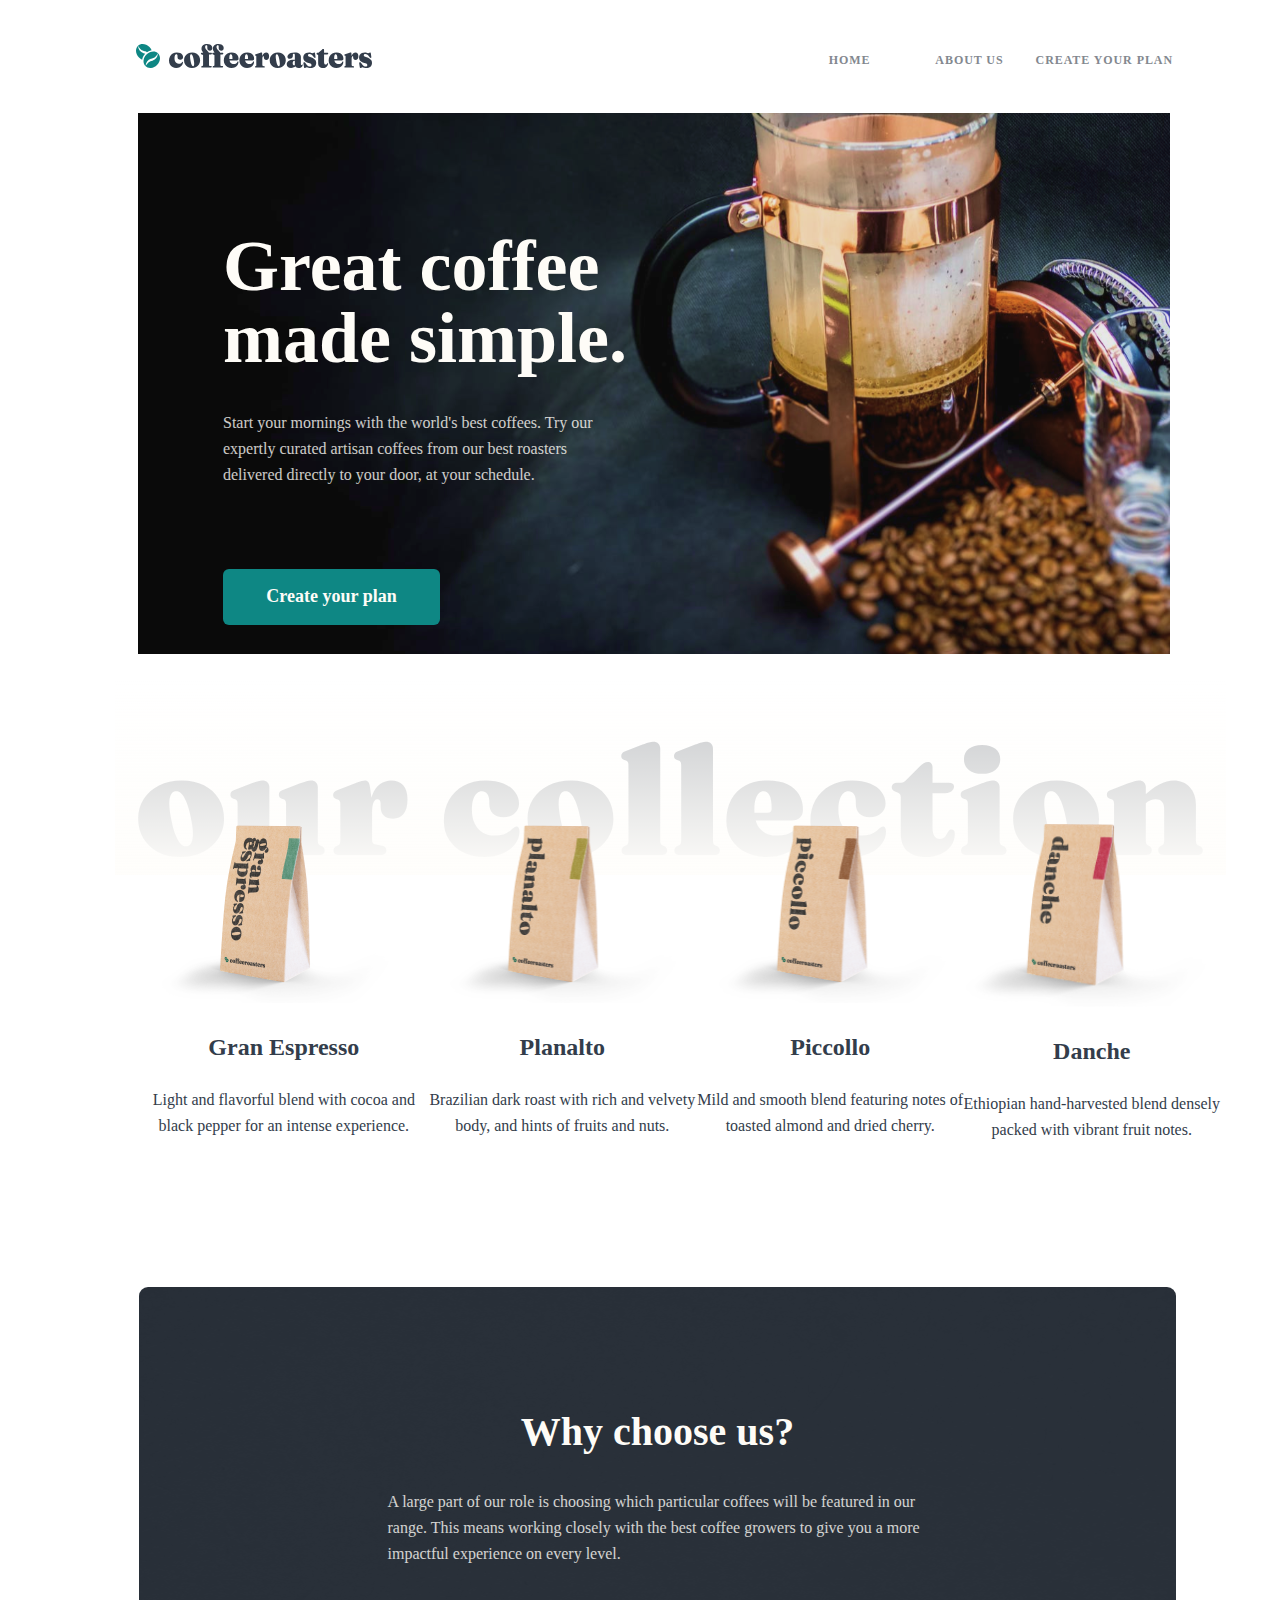
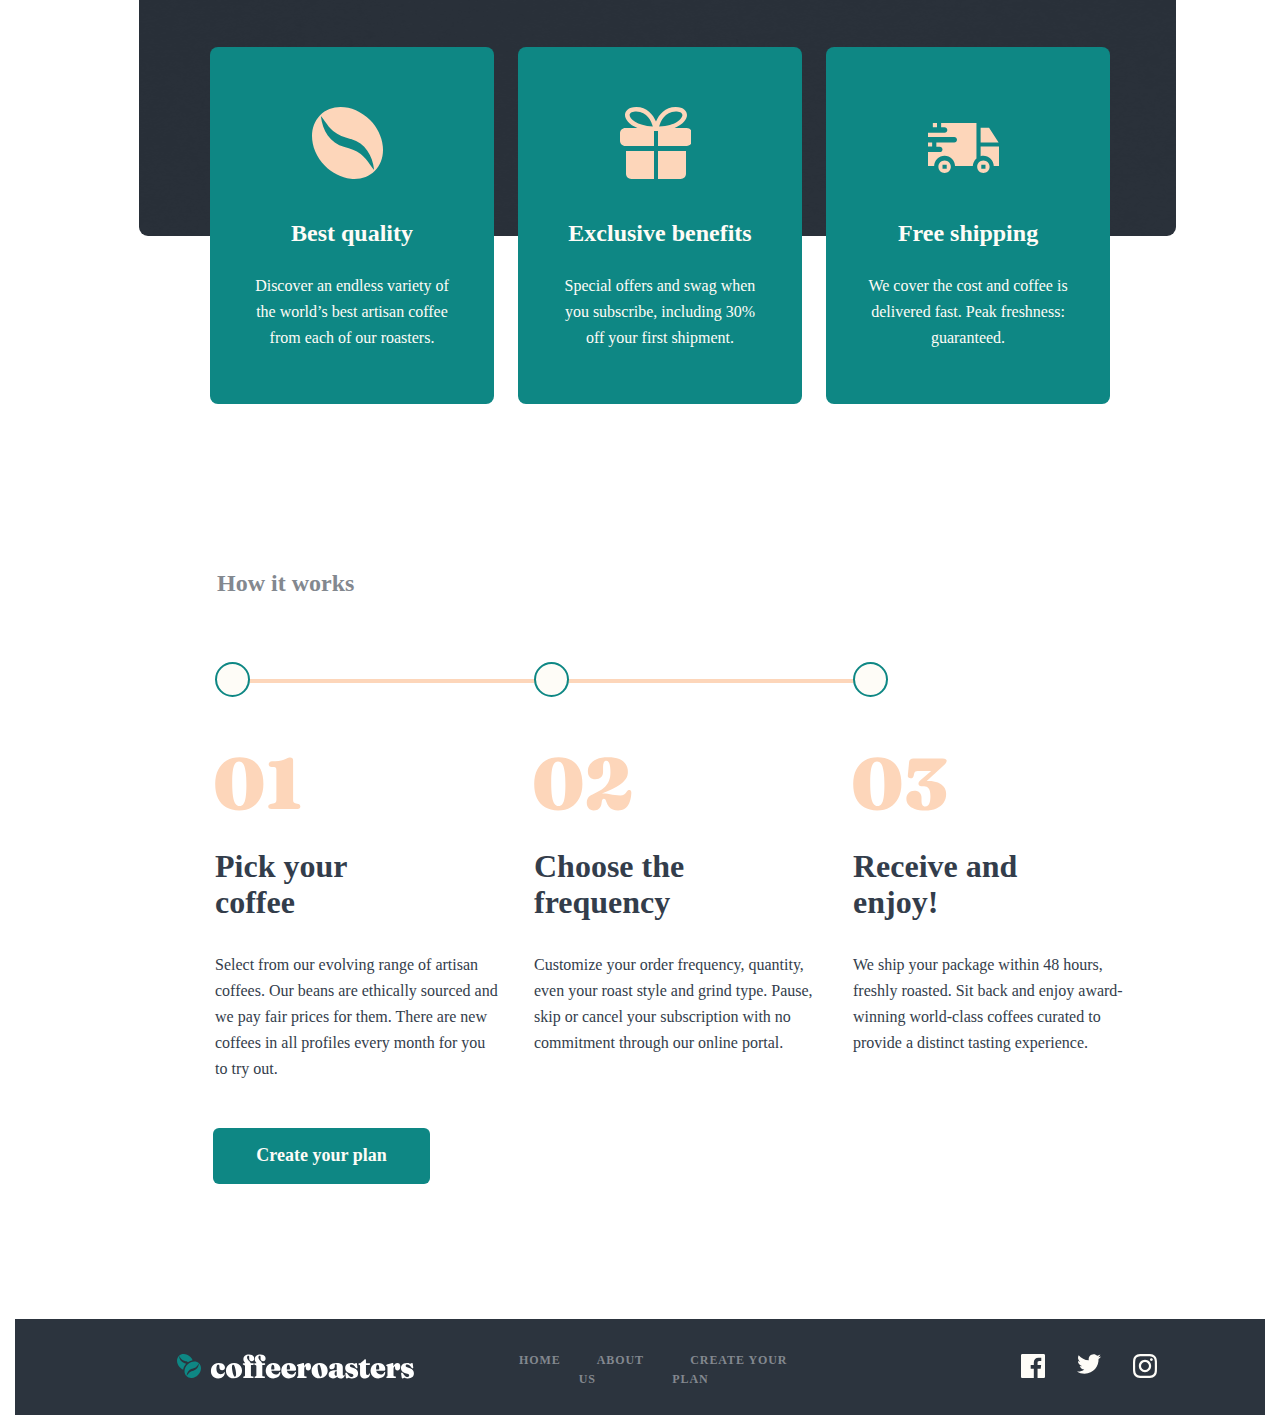
<file: index.html>
<!DOCTYPE html>
<html lang="en">
<head>
    <meta charset="UTF-8">
    <meta http-equiv="X-UA-Compatible" content="IE=edge">
    <meta name="viewport" content="width=device-width, initial-scale=1.0">
    <title>coffeeroaster</title>

    <link rel="stylesheet" href="./css/normolize.css">
    <link rel="stylesheet" href="./css/main.css">

</head>
<body>

    
    <!-- header -->

    <header class="header">
        <div class="container">
            <div class="header__inner">

                <a href="#" class="header__logo-link header__logo-link1"><img src="./images/coffeeroasters.svg" alt="site logo" class="header__logo-img"></a>

                <nav class="header__nav">
                    
                    <ul class="header__list">
                        <li class="header__item  header__item-plan"><a href="./index.html" class="header__link">HOME</a></li>
                        <li class="header__item header__item-about"><a href="./About.html" class="header__link">ABOUT US</a></li>
                        <li class="header__item"><a href="#" class="header__link">CREATE YOUR PLAN</a></li>
                    </ul>

                </nav>

            </div>
        </div>
    </header>

    <!-- end of header -->


    <!-- main sections -->

    <main class="main">
        <section class="section">
            <div class="container">
                <div class="main__inner">
                 
                    <div class="title__section">
                        <h1 class="main__title">   
                            Great coffee <br> made simple.
                        </h1>
                        <p class="main__text">
                            Start your mornings with the world's best coffees. Try our <br> expertly curated artisan coffees from our best roasters <br> delivered directly to your door, at your schedule.
                        </p>
                        <button type="button" class="main__btn">
                            <strong class="btn__strong">Create your plan</strong>
                        </button>
                    </div>

                    <div class="collection">
                        <h2 class="visually__hidden">Our collection</h2>
                        <div class="box__collection">
                            <img src="./images/expresso.png"  width="255" height="193" alt="main expresso image in the box" class="collection__img">
                            <h3 class="collection__title">Gran Espresso</h3>
                            <p class="collection__text">Light and flavorful blend with cocoa and black pepper for an intense experience.</p>
                        </div>
                        
                        <div class="box__collection">
                            <img src="./images/kopi2.png" width="255" height="193" alt="main expresso image in the box" class="collection__img">
                            <h3 class="collection__title">Planalto</h3>
                            <p class="collection__text">Brazilian dark roast with rich and velvety body, and hints of fruits and nuts.</p>
                        </div>

                        <div class="box__collection">
                            <img src="./images/picolo.png" width="255" height="193" alt="main expresso image in the box" class="collection__img">
                            <h3 class="collection__title">Piccollo </h3>
                            <p class="collection__text">Mild and smooth blend featuring notes of toasted almond and dried cherry.</p>
                        </div>

                        <div class="box__collection">
                            <img src="./images/danche.png" width="255" height="18" alt="main expresso image in the box" class="collection__img collection__image1">
                            <h3 class="collection__title">Danche</h3>
                            <p class="collection__text">Ethiopian hand-harvested blend densely packed with vibrant fruit notes.</p>
                        </div>
                    </div>

                    <div class="choose">
                        <h2 class="choose__title">
                            Why choose us?
                        </h2>

                        <p class="choose__text">
                            A large part of our role is choosing which particular coffees will be featured 
                            in our range. This means working closely with the best coffee growers to give 
                            you a more impactful experience on every level.
                        </p>
                    </div>

                    <div class="choose__box">

                        <div class="items items__before">
                    
                            <h3 class="items__title">
                                Best quality
                            </h3>

                            <p class="items__text">
                                Discover an endless variety of the world’s best artisan coffee from each of our roasters.
                            </p>
                        </div>

                        <div class="items items__before2">
                          
                            <h3 class="items__title">
                                Exclusive benefits
                            </h3>

                            <p class="items__text">
                                Special offers and swag when you subscribe, including 30% off your first shipment.
                            </p>
                        </div>
                        
                        <div class="items items__before3">
                            
                            <h3 class="items__title">
                                Free shipping
                            </h3>

                            <p class="items__text">
                                We cover the cost and coffee is delivered fast. Peak freshness: guaranteed.
                            </p>
                        </div>

                    </div>

                    <div class="bottom__section">
                        
                    <h2 class="how__it-works">How it works</h2>
                 
                    <div class="line__father">
                        <span class="line"></span>
                    </div>
                
                    <div class="works">
                        <div class="works__box works__box1">
                            <img src="./images/01.svg" alt="">
                            <h3 class="works__title">
                                Pick your<br>
                                coffee
                            </h3>

                            <p class="works__text">
                                Select from our evolving range of artisan coffees. Our beans are ethically sourced and we pay fair prices for them. There are new coffees in all profiles every month for you to try out.
                            </p>
                        </div>

                        <div class="works__box works__box1">
                            <img src="./images/02.svg" alt="">
                            <h3 class="works__title">
                                Choose the <br> frequency
                            </h3>

                            <p class="works__text">
                                Customize your order frequency, quantity, even your roast style and grind type. Pause, skip or cancel your subscription with no commitment through our online portal.
                            </p>
                        </div>

                        <div class="works__box works__box1">
                            <img src="./images/03.svg" alt="">
                            <h3 class="works__title">
                                Receive and <br> enjoy!
                            </h3>

                            <p class="works__text">
                                We ship your package within 48 hours, freshly roasted. Sit back and enjoy award-winning world-class coffees curated to provide a distinct tasting experience.
                            </p>
                        </div>

                        
                    </div>

                        <button type="button" class="main__btn over__btn">
                            Create your plan
                        </button>

                    </div>

                </div>
            </div>
        </section>
    </main>

    <!-- end of main sections -->

    <!-- footer -->

    <footer class="footer">
        <div class="container">
            <div class="footer__inner">

                <div class="footer__wrapper">
                    
                <a href="#" class="footer__link footer__link1">
                    <img src="./images/coffeeroasters-footer.svg" alt="footer image " class="footer__img">
                </a>

                <ul class="footer__list">
                    <li class="footer__item"><a href="#" class="footer__item-link">   HOME</a></li>
                    <li class="footer__item"><a href="#" class="footer__item-link footer__item-link1">ABOUT US</a></li>
                    <li class="footer__item"><a href="#" class="footer__item-link footer__item-link2">Create your plan</a></li>
                </ul>

                <ul class="icon__list">
                    <li class="icon__item"><a href="#" class="icon"><img src="./images/facebook-icon.svg" alt="icon image of footer" class="icon__img"></a></li>
                    <li class="icon__item"><a href="#" class="icon"><img src="./images/twitter-icon.svg" alt="icon image of footer" class="icon__img"></a></li>
                    <li class="icon__item"><a href="#" class="icon"><img src="./images/instagram-icon.svg" alt="icon image of footer" class="icon__img"></a></li>
                </ul>
                </div>
 
            </div>
        </div>
    </footer>

    <!-- end of footer -->

    
</body>
</html>
</file>
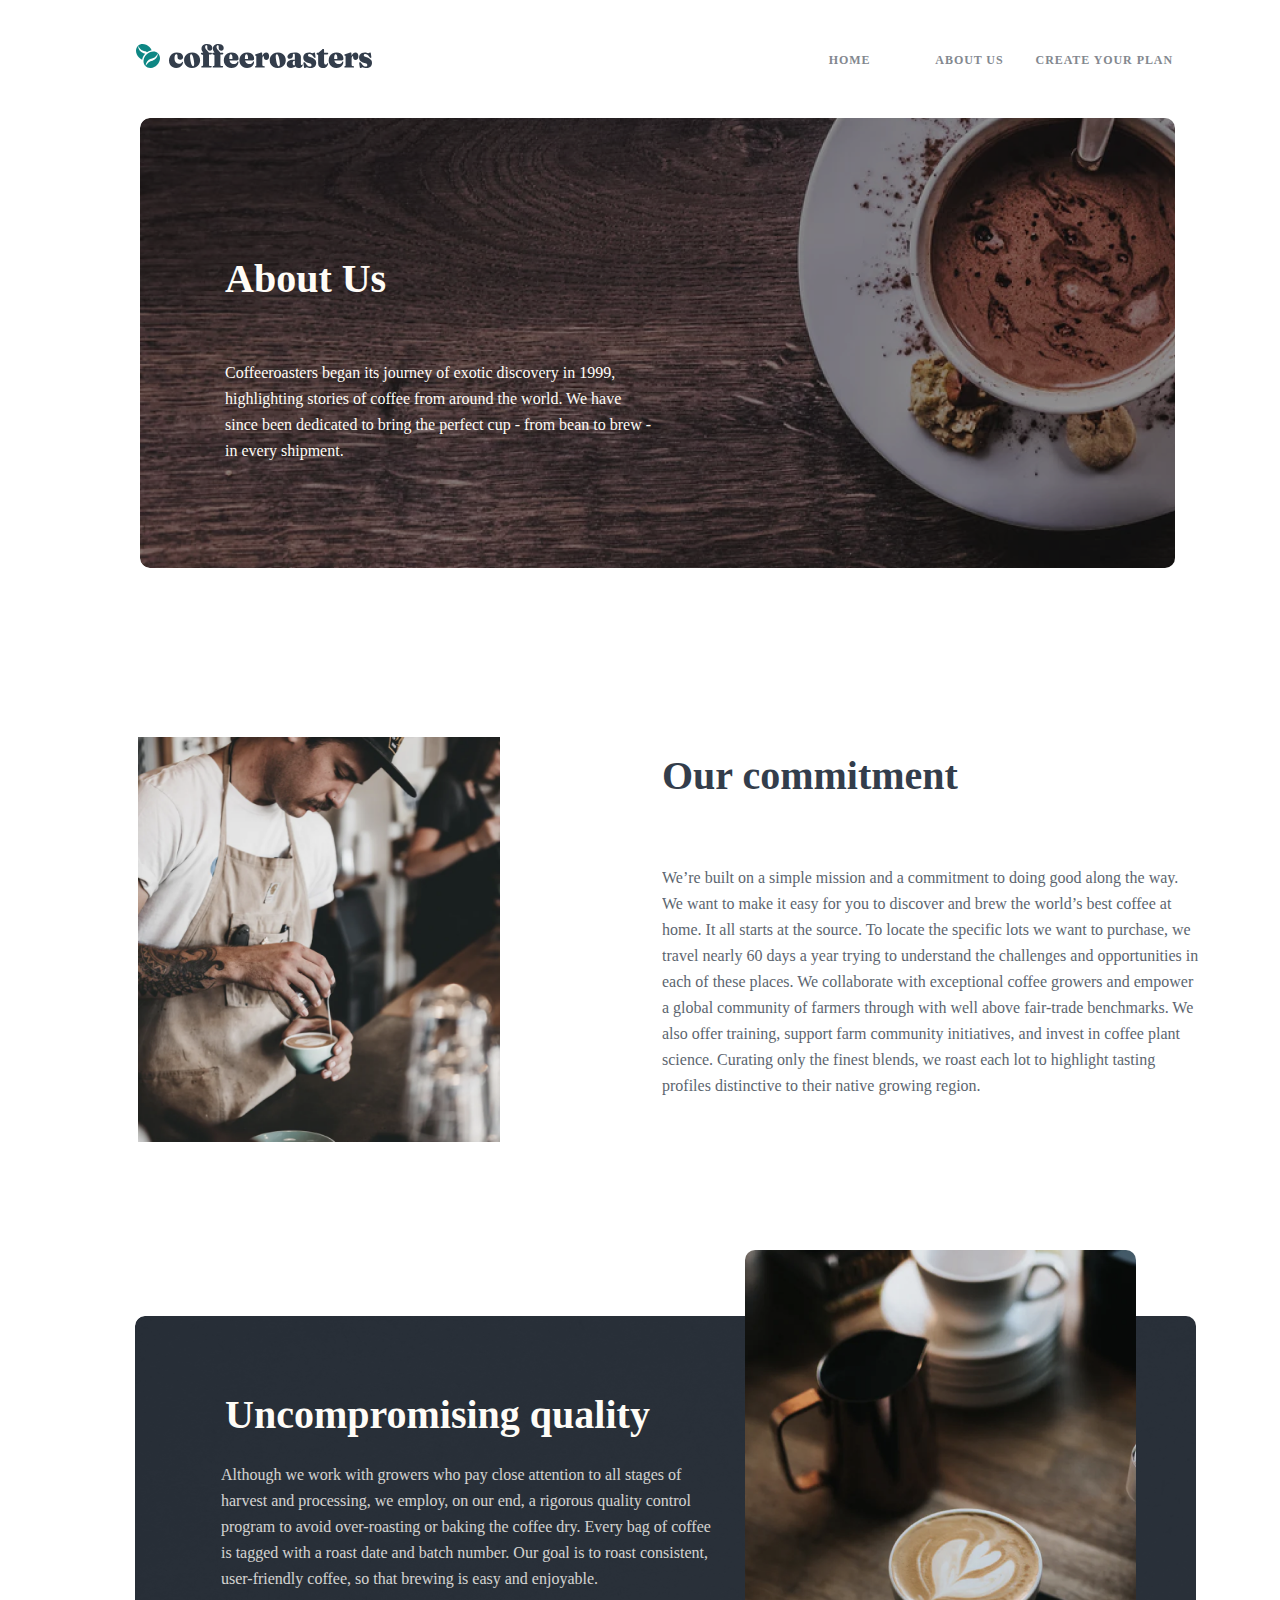
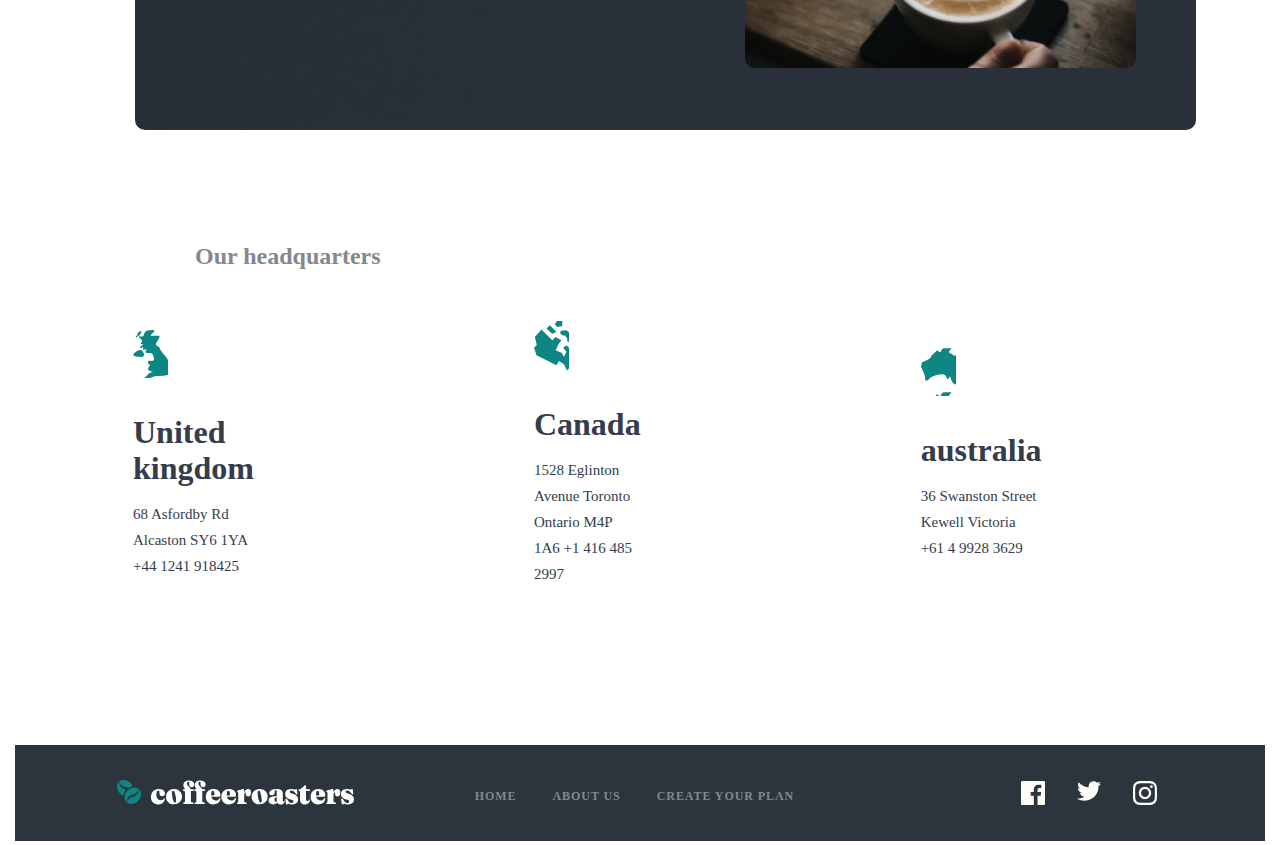
<file: About.html>
<!DOCTYPE html>
<html lang="en">
<head>
    <meta charset="UTF-8">
    <meta http-equiv="X-UA-Compatible" content="IE=edge">
    <meta name="viewport" content="width=device-width, initial-scale=1.0">
    <title>About us</title>
    <link rel="stylesheet" href="./css/normolize.css">
    <link rel="stylesheet" href="./css/main.css">
</head>
<body>

    <!-- header -->

    <header class="header">
        <div class="container">
            <div class="header__inner">

                <a href="#" class="header__logo-link header__logo-link1"><img src="./images/coffeeroasters.svg" alt="site logo" class="header__logo-img"></a>

                <nav class="header__nav">
                    
                    <ul class="header__list">
                        <li class="header__item  header__item-plan"><a href="./index.html" class="header__link">HOME</a></li>
                        <li class="header__item header__item-about"><a href="./About.html" class="header__link">ABOUT US</a></li>
                        <li class="header__item"><a href="#" class="header__link">CREATE YOUR PLAN</a></li>
                    </ul>

                </nav>

            </div>
        </div>
    </header>

    <!-- end of header -->

    <!-- main section -->
    
    <main class="main">
        <section class="section">
            <div class="container">
                <div class="main__inner2">

                    <div class="about__us-section">
                        <h2 class="about__title">
                            About Us
                        </h2>

                        <p class="about__text">
                            Coffeeroasters began its journey of exotic discovery in 1999, highlighting stories of coffee from around the world. We have since been dedicated to bring the perfect cup - from bean to brew - in every shipment.
                        </p>

                    </div>

                    <div class="our__commitment">

                        <div class="img__our-commitment">
                            <img src="./about-images/ofitsiant cofe.png" class="about__image" alt="image about the ofitsiant and his hand a cup coffee ">
                        </div>

                        <div class="description__commitment">
                            <h2 class="our__title">
                                Our commitment
                            </h2>

                            <p class="our__text">
                                We’re built on a simple mission and a commitment to doing good along the way. We want to make it easy for you to discover and brew the world’s best coffee at home. It all starts at the source. To locate the specific lots we want to purchase, we travel nearly 60 days a year trying to understand the challenges and opportunities in each of these places. We collaborate with exceptional coffee growers and empower a global community of farmers through with well above fair-trade benchmarks. We also offer training, support farm community initiatives, and invest in coffee plant science. Curating only the finest blends, we roast each lot to highlight tasting profiles distinctive to their native growing region.
                            </p>
                        </div>

                    </div>

                    <div class="uncompromisin__quality">

                        <h2 class="quality__title">
                            Uncompromising quality
                        </h2>

                        <p class="quality__text">
                            Although we work with growers who pay close attention to all stages of harvest and processing, we employ, on our end, a rigorous quality control program to avoid over-roasting or baking the coffee dry. Every bag of coffee is tagged with a roast date and batch number. Our goal is to roast consistent, user-friendly coffee, so that brewing is easy and enjoyable.
                        </p>

                    </div>
                    
                    <nav class="our__headquarters">
                        
                        
                        <h2 class="nav__title">
                            Our headquarters
                        </h2>

                        <ul class="about__list">
                            <li class="about__item">
                                <strong class="strong">
                                    United kingdom
                                </strong>

                                <p class="about-item__text">
                                    68  Asfordby Rd
                                    Alcaston
                                    SY6 1YA
                                    +44 1241 918425
                                </p>
                            </li>

                            <li class="about__item about__item1">
                                <strong class="strong">
                                    Canada
                                </strong>

                                <p class="about-item__text">
                                    1528  Eglinton Avenue
                                    Toronto
                                    Ontario M4P 1A6
                                    +1 416 485 2997
                                </p>
                            </li>

                            <li class="about__item about__item2">
                                <strong class="strong">
                                     australia
                                </strong>

                                <p class="about-item__text">
                                    36 Swanston Street
                                    Kewell
                                    Victoria
                                    +61 4 9928 3629
                                </p>
                            </li>
                        </ul>

                    </nav>

                </div>
            </div>
        </section>
    </main>

    <!-- end of main sectionsl -->

    <!-- footer -->

    <footer class="footer2">
            <div class="container">
                <div class="footer__inner">
    
                    <div class="footer__wrapper2">
                        
                    <a href="#" class="footer__link footer__link1">
                        <img src="./images/coffeeroasters-footer.svg" alt="footer image " class="footer__img">
                    </a>
    
                    <ul class="footer__list">
                        <li class="footer__item"><a href="#" class="footer__item-link">   HOME</a></li>
                        <li class="footer__item"><a href="#" class="footer__item-link footer__item-link1">ABOUT US</a></li>
                        <li class="footer__item"><a href="#" class="footer__item-link footer__item-link2">Create your plan</a></li>
                    </ul>
    
                    <ul class="icon__list">
                        <li class="icon__item"><a href="#" class="icon"><img src="./images/facebook-icon.svg" alt="icon image of footer" class="icon__img"></a></li>
                        <li class="icon__item"><a href="#" class="icon"><img src="./images/twitter-icon.svg" alt="icon image of footer" class="icon__img"></a></li>
                        <li class="icon__item"><a href="#" class="icon"><img src="./images/instagram-icon.svg" alt="icon image of footer" class="icon__img"></a></li>
                    </ul>
                    </div>
     
                </div>
            </div>
    </footer>
    
    <!-- end of footer -->
    

</body>
</html>
</file>
<file: css/main.css>
*{
    box-sizing: border-box;
}

a{
    text-decoration: none;
}

ul, ol{
    list-style-type: none;
}

.container{
    width: 1310px;
    margin: 0 auto;
    padding: 0 15px;
}

.header__inner{
    display: flex;
    justify-content: space-between;
}

.header__list{
    margin-top: 50px;
    margin-right: 137px;
    display: flex;
}

.header__logo-link{
    margin-top: 44px;
    margin-left: 139px;
    position: relative;
}

.header__logo-link1::before{
    position: absolute;
    left: -33px;
    display: block;
    content: "";
    background-image: url(../images/logo-icon-svg.svg);
    background-repeat: no-repeat;
    width: 24px;
    height: 24px;

}

.header__link{
    margin-left: 32px;
    height: 15px;
    font-family: 'Barlow';
    font-style: normal;
    font-weight: 700;
    font-size: 12px;
    line-height: 15px;
    letter-spacing: 0.923077px;
    text-transform: uppercase;
    color: #83888F;
}

.header__item-about{
    margin-left: 33px;
}

.header__item-plan{
    margin-left: 0;
}

/* end of header */

/* main section */

.main__inner{
    background-image: url(../images/our-c-back.svg);
    background-repeat: no-repeat; 
    background-position: center 546px;
}

.title__section{
    position: relative;
    bottom: 20px;
    margin-left: 108px;
    display: block;
    background-image: url(../images/coffe-back.svg);
    background-repeat: no-repeat;
    background-size: 1032px 541px
}

.main__title{
    padding: 117px 0 32px 85px;
    height: 145px;
    font-family: 'Fraunces 9pt';
    font-style: normal;
    font-weight: 900 bold;
    font-size: 72px;
    line-height: 72px;
    color: #FEFCF7;
}

.main__text{
    padding:  100px 0px 0px 85px ;
    font-family: 'Barlow';
    font-style: normal;
    font-weight: 400;
    font-size: 16px;
    line-height: 26px;
    color: #FEFCF7;
    opacity: 0.8;
}

.main__btn{
    text-align: center;
    padding: 8px 16px;
    margin: 65px 85px;
    height: 25px;
    font-family: 'Fraunces 9pt';
    font-style: normal;
    font-weight: 900;
    font-size: 18px;
    line-height: 25px;
    text-align: center;
    color: #FEFCF7;
    width: 217px;
    height: 56px;
    border: none;
    background: #0E8784;
    border-radius: 6px; 
}

.collection{
    position: relative;
    top: 0px;
    left: 10px;
    display: flex;
    justify-content: space-around;  
    margin: 100px;
}

.collection__image1{
    width: 250px;
    height: 183px;
    margin-top: 14px;
}

.visually__hidden {
    clip: rect(0 0 0 0);
    clip-path: inset(50%);
    height: 1px;
    overflow: hidden;
    position: absolute;
    white-space: nowrap;
    width: 1px;
  }

.collection__title{
    height: 32px;
    font-family: 'Fraunces 9pt';
    font-style: normal;
    font-weight: 900;
    font-size: 24px;
    line-height: 32px;
    text-align: center;
    color: #333D4B;
}

.collection__text{
    font-family: 'Barlow';
    font-style: normal;
    font-weight: 400;
    font-size: 16px;
    line-height: 26px;
    text-align: center;
    color: #333D4B;
}

.icon__image{
    position: absolute;
    left: 101px;
    top: 20px;
}

.choose{
    position: relative;
    top: 28px;
    left: 109px;
    width: 1037px;
    height: 549px;
    border-radius: 9px;
    align-items: center;
    background-image: url(../images/black-back.svg);
    background-repeat: no-repeat;
    background-position: center;
}

.choose__title{
    padding-top: 121px;
    font-family: 'Fraunces 9pt';
    font-style: normal;
    font-weight: 900;
    font-size: 40px;
    line-height: 48px;
    text-align: center;
    color: #FEFCF7;
}

.choose__text{
    padding-bottom: 317px;
    width: 540px;
    height: 80px;
    margin: 0 auto;
    align-items: center;    
    font-family: 'Barlow';
    font-style: normal;
    font-weight: 400;
    font-size: 16px;
    line-height: 26px;
    color: #FEFCF7;
    opacity: 0.8;
}

.items__title{
    padding-top: 146px;
    padding-left: 5px;
    padding-right: 5px;
    font-family: 'Fraunces 9pt';
    font-style: normal;
    font-weight: 900;
    font-size: 24px;
    line-height: 32px;
    text-align: center;
    color: #FEFCF7;
}

.items__text{
    padding: 0px 37px;
    font-family: 'Barlow';
    font-style: normal;
    font-weight: 400;
    font-size: 16px;
    line-height: 26px;
    text-align: center;
    color: #FEFCF7;
}

.bottom__section{
    margin: 0 30px;
}

.choose__box{
    display: flex;
    position: relative;
    margin: 1px 20px;
}

.items{
    position: relative;
    left: 148px;
    top: -162px;
    border-radius: 8px;
    background-color: #0E8784;
    width: 284px;
    height: 357px;
    margin: 0 12px;
}

.items__before::before{
    display: inline-block;
    position: absolute;
    top: 60px;
    left: 36%;
    width: 71px;
    height: 72px;
    background-image: url(../images/cofe.svg);
    background-repeat: no-repeat;
    content: "";
}

.items__before2::before{
    display: inline-block;
    position: absolute;
    top: 60px;
    left: 36%;
    width: 71px;
    height: 72px;
    background-image: url(../images/box.svg);
    background-repeat: no-repeat;
    content: "";
}

.items__before3::before{
    display: inline-block;
    position: absolute;
    top: 76px;
    left: 36%;
    width: 71px;
    height: 72px;
    background-image: url(../images/car.svg);
    background-repeat: no-repeat;
    content: "";
}


.how__it-works{
    width: 255px;
    height: 32px;
    margin-left: 157px;
    margin-top: 0px;
    font-family: 'Fraunces 9pt';
    font-style: normal;
    font-weight: 900;
    font-size: 24px;
    line-height: 32px;
    color: #83888F;
}

.works{
    display: flex;
    justify-content: space-between;
    margin-right: 38px;
}

.works__title{
    font-family: 'Fraunces 9pt';
    font-style: normal;
    font-weight: 900;
    font-size: 32px;
    line-height: 36px;
    color: #333D4B;
}

.works__text{
    width: 285px;
    height: 130px;
    font-family: 'Barlow';
    font-style: normal;
    font-weight: 400;
    font-size: 16px;
    line-height: 26px;
    color: #333D4B;
}

.works{
    padding: 0 138px;
    padding-top: 138px;
}

.works__box{
    padding: 0px 17px;
    position: relative;
}

.works__box1::before{
    position: absolute;
    top: -95px;
    display: inline-block;
    content: "";
    width: 31px;
    height: 31px;
    border-radius: 50%;
    background: #FEFCF7;
    border: 2px solid #0E8784; 
}
.over__btn{
    margin-left: 153px;
    margin-top: 30px;
    margin-bottom: 135px;
}

.line__father{
    position: relative;
}

.line{
    position: absolute;
    top: 60px;
    margin: 0px 169px;
    display: block;
    width: 652px;
    height: 2px;
    border: 2px solid #FDD6BA;
}




/* end of main sections */


/* footer */

.footer{
    margin: 0 auto;
    height: 96px;
    background-color: #2C343E;
}

.footer__wrapper{
    display: flex;
    justify-content: space-between;
    align-items: center;
    margin: 0px 132px;
    margin-right: -143px;
}

.footer__list{
    display: flex;
    margin: 1px 417px 0px -1px;

}

.footer__item-link{
    padding: 0px 18px;
    font-family: 'Barlow';
    font-style: normal;
    font-weight: 700;
    font-size: 12px;
    line-height: 15px;
    letter-spacing: 0.923077px;
    text-transform: uppercase;
    color: #83888F;
}

.footer__item-link1{
    padding: 0px 18px;
}

.footer__item-link2{
    padding: 0px 18px;
}

.icon__list{
    display: flex;
}

.footer__link{
    position: relative;
    margin: 35px 48px;
}

.footer__link1::before{
    position: absolute;
    left: -33px;
    display: block;
    content: "";
    background-image: url(../images/logo-icon-svg.svg);
    background-repeat: no-repeat;
    width: 24px;
    height: 24px;
}

.icon__list{
    position: relative;
    right: 280px;
}

.icon{
    padding: 16px;
}

/* end of footer */


/* Here main of About us section  */


.about__us-section{
    width: 1035px;
    height: 450px;
    background-image: url(../about-images/about-hero.png);
    background-repeat: no-repeat;
    background-position: 0;
    border-radius: 10px;
    margin: 1px 110px;
}

.about__title{
    padding: 137px 0 0 85px;
    font-family: 'Fraunces 9pt';
    font-style: normal;
    font-weight: 900;
    font-size: 40px;
    line-height: 48px;
    color: #FEFCF7;
}

.about__text{
    width: 515px;
    height: 104px;
    padding: 24px 0 0 85px;
    font-family: 'Barlow';
    font-style: normal;
    font-weight: 400;
    font-size: 16px;
    line-height: 26px;
    color: #FEFCF7;
}

.our__commitment{
    display: flex;
    align-items: center;
    justify-content: space-between;
    margin: 0px 108px;
}

.description__commitment{
    position: relative;
    top: 57px;
}

.about__image{
    padding-top: 131px;
    width: 362px;
    height: 573px;
}

.our__title{
    font-family: 'Fraunces 9pt';
    font-style: normal;
    font-weight: 900;
    font-size: 40px;
    line-height: 48px;
    color: #333D4B;
}

.our__text{
    padding-top: 32px;
    width: 540px;
    height: 260px;
    font-family: 'Barlow';
    font-style: normal;
    font-weight: 400;
    font-size: 16px;
    line-height: 26px;
    color: #333D4B;
    opacity: 0.8;
}

.quality__title{
    position: relative;
    top: -128px;
    left: 90px;
    font-family: 'Fraunces 9pt';
    font-style: normal;
    font-weight: 900;
    font-size: 30px;
    line-height: 48px;
    color: #FEFCF7;
}

.quality__text{
    left: 86px;
    position: relative;
    top: -138px;
    width: 500px;
    font-family: 'Barlow';
    font-style: normal;
    font-weight: 400;
    font-size: 16px;
    line-height: 26px;
    color: #FEFCF7;
    opacity: 0.8;
}

.uncompromisin__quality{
    position: relative;
    border-radius: 10px;
}

.uncompromisin__quality::before{
    position: absolute;
    top: -66px;
    right: 60px;
    display: inline-block;
    width: 391px;
    height: 418px;
    border-radius: 10px;
    content: "";
    background-image: url(../about-images/cofe-and-heart.png);
    background-repeat: no-repeat;
}

.nav__title{
    position: relative;
    top: 260px;
    margin-left: 165px;
    font-family: 'Fraunces 9pt';
    font-style: normal;
    font-weight: 900;
    font-size: 24px;
    line-height: 32px;
    color: #83888F;
}

.about__list{
    position: relative;
    top: 388px;
    right: 132px;
    display: flex;
    align-items: center;
    justify-content: space-between;
    padding-left: 95px;
    width: 285px;
    height: 167px;
}

.about__item{
    padding: 0 140px;
    position: relative;
}

.about__item::before{
    position: absolute;
    top: -85px;
    display: inline-block;
    background-image: url(../about-images/british-icon.svg);
    content: "";
    width: 35px;
    height: 49px;

}


.about__item1::before{
    position: absolute;
    top: -85px;
    display: inline-block;
    background-image: url(../about-images/canada.svg);
    content: "";
    width: 35px;
    height: 49px;

}

.about__item2::before{
    position: absolute;
    top: -85px;
    display: inline-block;
    background-image: url(../about-images/astralia-icon.svg);
    content: "";
    width: 35px;
    height: 49px;

}

.about__list:nth-last-child(){
    padding-left: 0;
}

.strong{
    font-family: 'Fraunces 9pt';
    font-style: normal;
    font-weight: 900;
    font-size: 32px;
    line-height: 36px;
    color: #333D4B;
}

.about-item__text{
    font-family: 'Barlow';
    font-style: normal;
    font-weight: 400;
    font-size: 15px;
    line-height: 26px;
    color: #333D4B;
}

.about__image{
    padding-top: 168px;
}

.uncompromisin__quality{
    position: relative;
    top: 170px;
    left: 105px;
    width: 1061px;
    padding-top: 170px;
    background-image: url(../about-images/grey-background.png);
    background-repeat: no-repeat;
}

.quality__title{    
    font-family: 'Fraunces 9pt';
    font-style: normal;
    font-weight: 900;
    font-size: 40px;
    line-height: 48px;
    color: #FEFCF7;
}
.footer2{
    margin: 0 auto;
    height: 96px;
    background-color: #2C343E;   
}

.footer__wrapper2{
    display: flex;
    justify-content: space-between;
    align-items: center;
    margin: 546px 72px;
    margin-right: -143px;
}
</file>
<file: css/normolize.css>
/*! normalize.css v8.0.1 | MIT License | github.com/necolas/normalize.css */

/* Document
   ========================================================================== */

/**
 * 1. Correct the line height in all browsers.
 * 2. Prevent adjustments of font size after orientation changes in iOS.
 */

 html {
    line-height: 1.15; /* 1 */
    -webkit-text-size-adjust: 100%; /* 2 */
  }
  
  /* Sections
     ========================================================================== */
  
  /**
   * Remove the margin in all browsers.
   */
  
  body {
    margin: 0;
    padding: 0 15px;
  }
  
  /**
   * Render the `main` element consistently in IE.
   */
  
  main {
    display: block;
  }
  
  /**
   * Correct the font size and margin on `h1` elements within `section` and
   * `article` contexts in Chrome, Firefox, and Safari.
   */
  
  h1 {
    font-size: 2em;
    margin: 0.67em 0;
  }
  
  /* Grouping content
     ========================================================================== */
  
  /**
   * 1. Add the correct box sizing in Firefox.
   * 2. Show the overflow in Edge and IE.
   */
  
  hr {
    box-sizing: content-box; /* 1 */
    height: 0; /* 1 */
    overflow: visible; /* 2 */
  }
  
  /**
   * 1. Correct the inheritance and scaling of font size in all browsers.
   * 2. Correct the odd `em` font sizing in all browsers.
   */
  
  pre {
    font-family: monospace, monospace; /* 1 */
    font-size: 1em; /* 2 */
  }
  
  /* Text-level semantics
     ========================================================================== */
  
  /**
   * Remove the gray background on active links in IE 10.
   */
  
  a {
    background-color: transparent;
  }
  
  /**
   * 1. Remove the bottom border in Chrome 57-
   * 2. Add the correct text decoration in Chrome, Edge, IE, Opera, and Safari.
   */
  
  abbr[title] {
    border-bottom: none; /* 1 */
    text-decoration: underline; /* 2 */
    text-decoration: underline dotted; /* 2 */
  }
  
  /**
   * Add the correct font weight in Chrome, Edge, and Safari.
   */
  
  b,
  strong {
    font-weight: bolder;
  }
  
  /**
   * 1. Correct the inheritance and scaling of font size in all browsers.
   * 2. Correct the odd `em` font sizing in all browsers.
   */
  
  code,
  kbd,
  samp {
    font-family: monospace, monospace; /* 1 */
    font-size: 1em; /* 2 */
  }
  
  /**
   * Add the correct font size in all browsers.
   */
  
  small {
    font-size: 80%;
  }
  
  /**
   * Prevent `sub` and `sup` elements from affecting the line height in
   * all browsers.
   */
  
  sub,
  sup {
    font-size: 75%;
    line-height: 0;
    position: relative;
    vertical-align: baseline;
  }
  
  sub {
    bottom: -0.25em;
  }
  
  sup {
    top: -0.5em;
  }
  
  /* Embedded content
     ========================================================================== */
  
  /**
   * Remove the border on images inside links in IE 10.
   */
  
  img {
    border-style: none;
  }
  
  /* Forms
     ========================================================================== */
  
  /**
   * 1. Change the font styles in all browsers.
   * 2. Remove the margin in Firefox and Safari.
   */
  
  button,
  input,
  optgroup,
  select,
  textarea {
    font-family: inherit; /* 1 */
    font-size: 100%; /* 1 */
    line-height: 1.15; /* 1 */
    margin: 0; /* 2 */
  }
  
  /**
   * Show the overflow in IE.
   * 1. Show the overflow in Edge.
   */
  
  button,
  input { /* 1 */
    overflow: visible;
  }
  
  /**
   * Remove the inheritance of text transform in Edge, Firefox, and IE.
   * 1. Remove the inheritance of text transform in Firefox.
   */
  
  button,
  select { /* 1 */
    text-transform: none;
  }
  
  /**
   * Correct the inability to style clickable types in iOS and Safari.
   */
  
  button,
  [type="button"],
  [type="reset"],
  [type="submit"] {
    -webkit-appearance: button;
  }
  
  /**
   * Remove the inner border and padding in Firefox.
   */
  
  button::-moz-focus-inner,
  [type="button"]::-moz-focus-inner,
  [type="reset"]::-moz-focus-inner,
  [type="submit"]::-moz-focus-inner {
    border-style: none;
    padding: 0;
  }
  
  /**
   * Restore the focus styles unset by the previous rule.
   */
  
  button:-moz-focusring,
  [type="button"]:-moz-focusring,
  [type="reset"]:-moz-focusring,
  [type="submit"]:-moz-focusring {
    outline: 1px dotted ButtonText;
  }
  
  /**
   * Correct the padding in Firefox.
   */
  
  fieldset {
    padding: 0.35em 0.75em 0.625em;
  }
  
  /**
   * 1. Correct the text wrapping in Edge and IE.
   * 2. Correct the color inheritance from `fieldset` elements in IE.
   * 3. Remove the padding so developers are not caught out when they zero out
   *    `fieldset` elements in all browsers.
   */
  
  legend {
    box-sizing: border-box; /* 1 */
    color: inherit; /* 2 */
    display: table; /* 1 */
    max-width: 100%; /* 1 */
    padding: 0; /* 3 */
    white-space: normal; /* 1 */
  }
  
  /**
   * Add the correct vertical alignment in Chrome, Firefox, and Opera.
   */
  
  progress {
    vertical-align: baseline;
  }
  
  /**
   * Remove the default vertical scrollbar in IE 10+.
   */
  
  textarea {
    overflow: auto;
  }
  
  /**
   * 1. Add the correct box sizing in IE 10.
   * 2. Remove the padding in IE 10.
   */
  
  [type="checkbox"],
  [type="radio"] {
    box-sizing: border-box; /* 1 */
    padding: 0; /* 2 */
  }
  
  /**
   * Correct the cursor style of increment and decrement buttons in Chrome.
   */
  
  [type="number"]::-webkit-inner-spin-button,
  [type="number"]::-webkit-outer-spin-button {
    height: auto;
  }
  
  /**
   * 1. Correct the odd appearance in Chrome and Safari.
   * 2. Correct the outline style in Safari.
   */
  
  [type="search"] {
    -webkit-appearance: textfield; /* 1 */
    outline-offset: -2px; /* 2 */
  }
  
  /**
   * Remove the inner padding in Chrome and Safari on macOS.
   */
  
  [type="search"]::-webkit-search-decoration {
    -webkit-appearance: none;
  }
  
  /**
   * 1. Correct the inability to style clickable types in iOS and Safari.
   * 2. Change font properties to `inherit` in Safari.
   */
  
  ::-webkit-file-upload-button {
    -webkit-appearance: button; /* 1 */
    font: inherit; /* 2 */
  }
  
  /* Interactive
     ========================================================================== */
  
  /*
   * Add the correct display in Edge, IE 10+, and Firefox.
   */
  
  details {
    display: block;
  }
  
  /*
   * Add the correct display in all browsers.
   */
  
  summary {
    display: list-item;
  }
  
  /* Misc
     ========================================================================== */
  
  /**
   * Add the correct display in IE 10+.
   */
  
  template {
    display: none;
  }
  
  /**
   * Add the correct display in IE 10.
   */
  
  [hidden] {
    display: none;
  }
</file>
